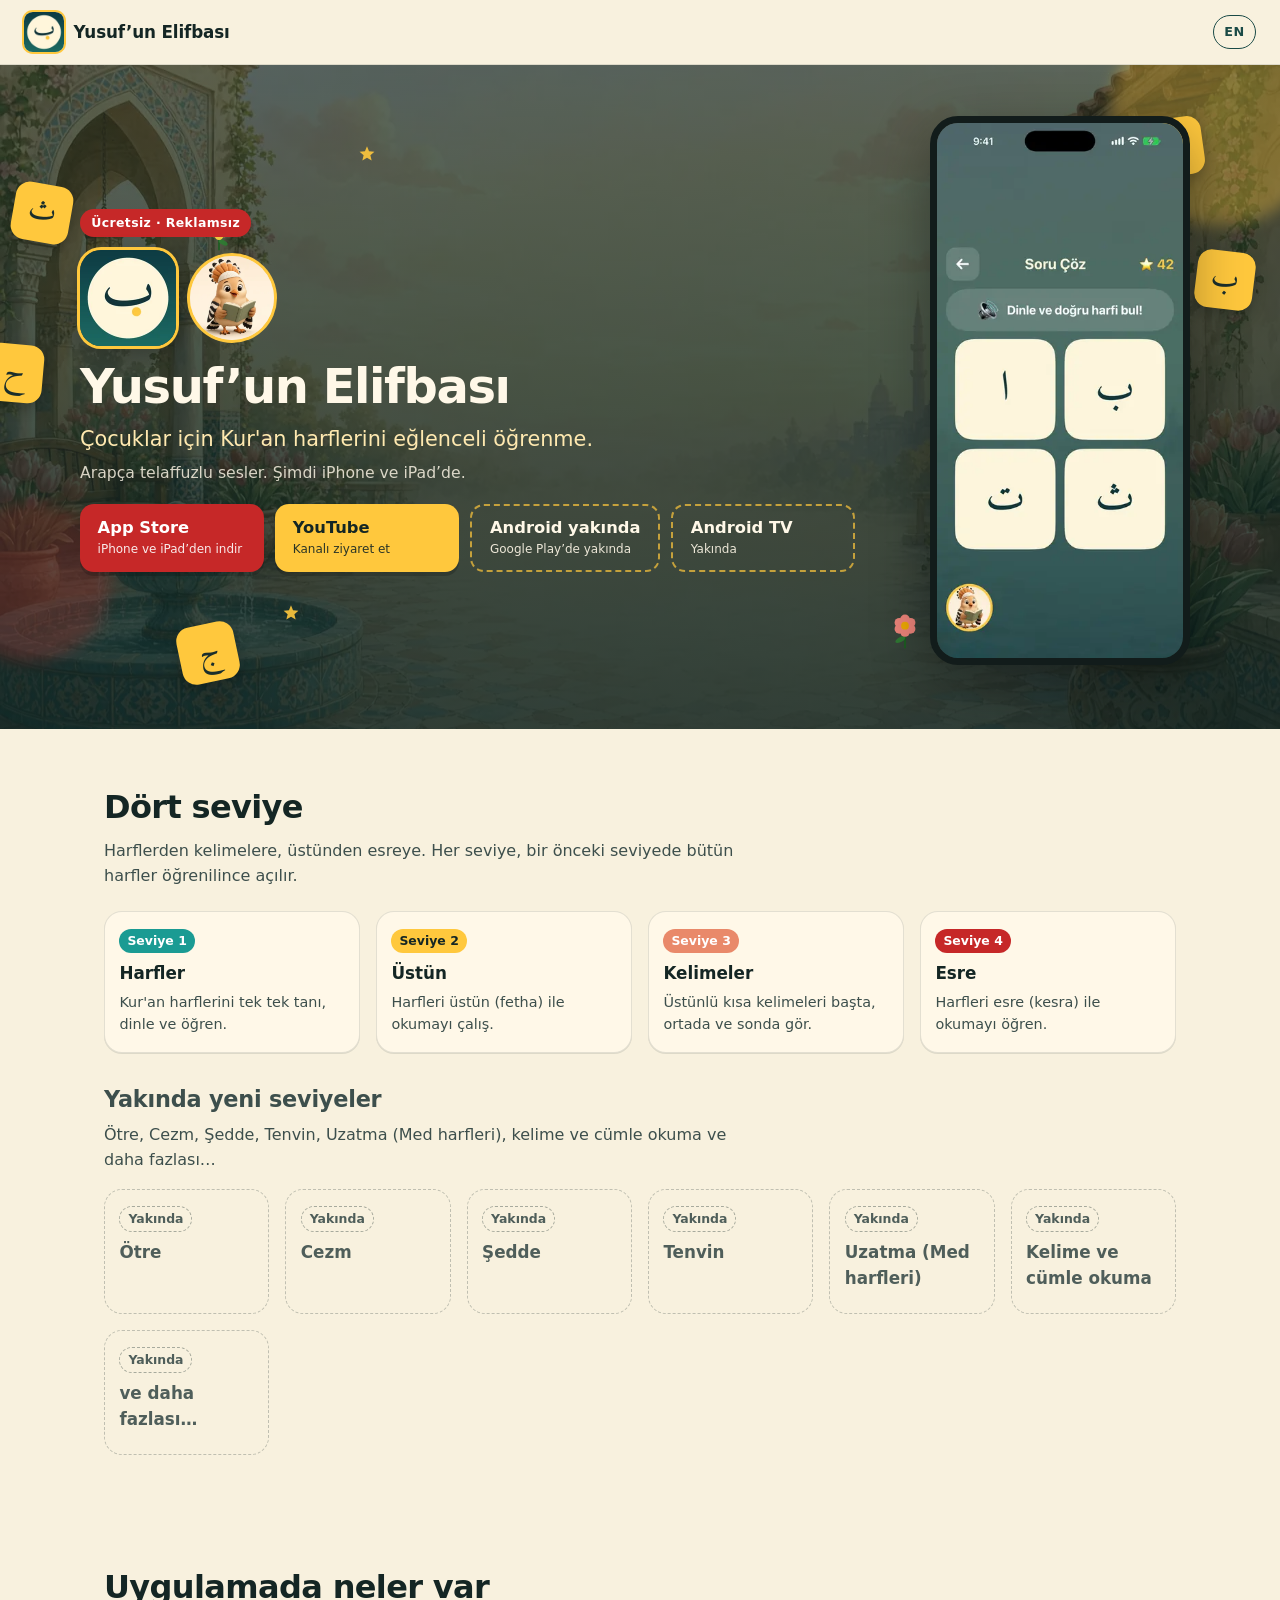
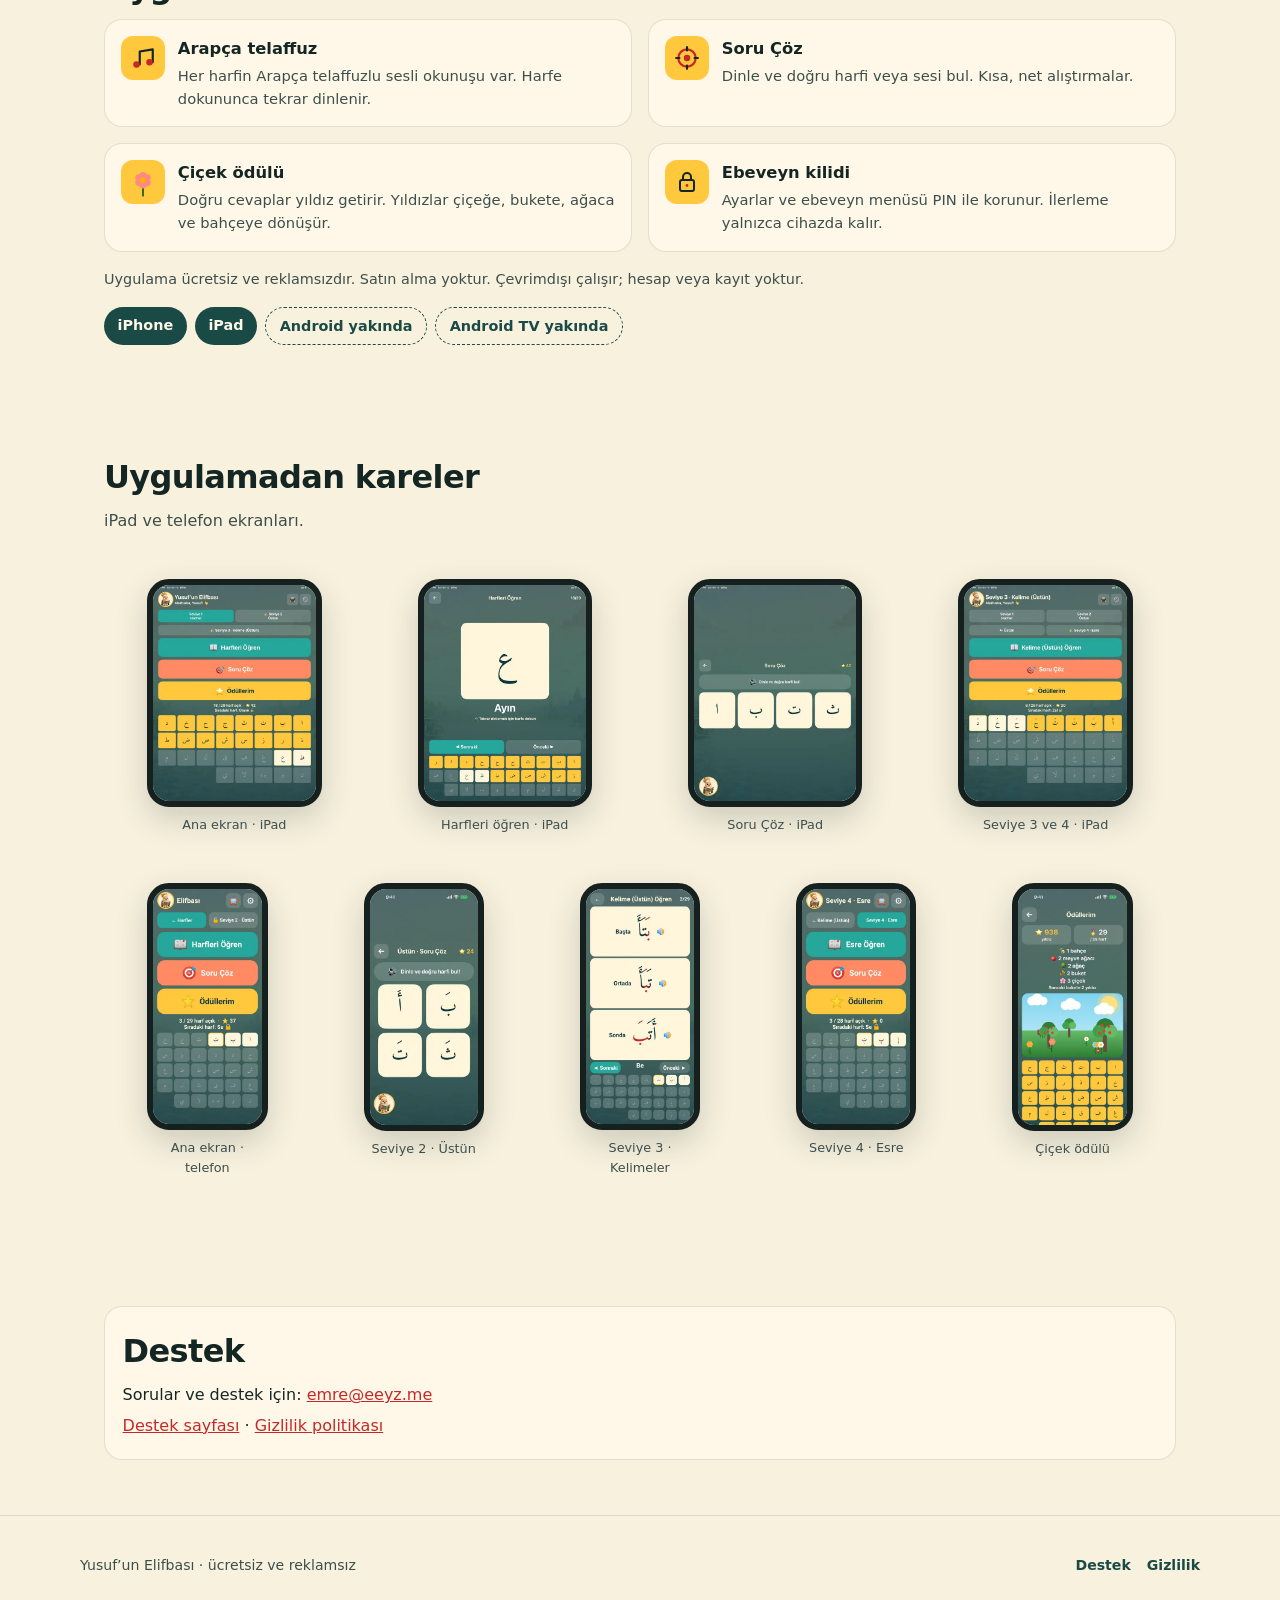
<file: index.html>
<!doctype html>
<html lang="tr">
<head>
<meta charset="utf-8">
<meta name="viewport" content="width=device-width,initial-scale=1">
<title>Yusuf’un Elifbası — çocuklar için Kur'an harfleri</title>
<meta name="description" content="Yusuf’un Elifbası: çocuklar için ücretsiz, reklamsız Kur'an harfleri uygulaması. Seviye 1–4, Arapça telaffuzlu sesler, Soru Çöz ve çiçek ödülü. iPhone ve iPad.">
<link rel="canonical" href="https://yusufun-elifbasi.github.io/">
<meta name="theme-color" content="#C62828">
<meta name="color-scheme" content="light">

<meta property="og:type" content="website">
<meta property="og:site_name" content="Yusuf’un Elifbası">
<meta property="og:title" content="Yusuf’un Elifbası">
<meta property="og:description" content="Çocuklar için Kur'an harflerini eğlenceli öğrenme. Ücretsiz, reklamsız. iPhone ve iPad.">
<meta property="og:url" content="https://yusufun-elifbasi.github.io/">
<meta property="og:image" content="https://yusufun-elifbasi.github.io/assets/img/og.jpg">
<meta property="og:image:width" content="1200">
<meta property="og:image:height" content="630">
<meta property="og:locale" content="tr_TR">
<meta property="og:locale:alternate" content="en_US">
<meta name="twitter:card" content="summary_large_image">
<meta name="twitter:title" content="Yusuf’un Elifbası">
<meta name="twitter:description" content="Çocuklar için Kur'an harflerini eğlenceli öğrenme. Ücretsiz, reklamsız.">
<meta name="twitter:image" content="https://yusufun-elifbasi.github.io/assets/img/og.jpg">

<link rel="icon" type="image/png" sizes="32x32" href="assets/img/favicon-32.png">
<link rel="icon" type="image/png" sizes="48x48" href="assets/img/favicon-48.png">
<link rel="apple-touch-icon" href="assets/img/apple-touch.png">
<link rel="preload" href="assets/fonts/amiri-regular.woff2" as="font" type="font/woff2" crossorigin>
<link rel="stylesheet" href="assets/style.css">
<script defer src="assets/ga.js"></script>
</head>
<body>
<a class="skip" href="#icerik">İçeriğe geç / Skip to content</a>

<header class="top">
  <a class="brand" href="./">
    <img src="assets/img/icon-192.webp" width="40" height="40" alt="">
    <span>Yusuf’un Elifbası</span>
  </a>
  <button type="button" class="lang" id="langToggle" aria-label="Switch language">EN</button>
</header>

<section class="hero">
  <div class="hero-bg"></div>
  <div class="blob blob-gold"></div>
  <div class="blob blob-red"></div>

  <span class="tile-float t1" aria-hidden="true">ا</span>
  <span class="tile-float t2" aria-hidden="true">ب</span>
  <span class="tile-float t3" aria-hidden="true">ت</span>
  <span class="tile-float t4" aria-hidden="true">ث</span>
  <span class="tile-float t5" aria-hidden="true">ج</span>
  <span class="tile-float t6" aria-hidden="true">ح</span>

  <svg class="star s1" viewBox="0 0 24 24" aria-hidden="true"><path d="M12 1.6l2.7 6.6 7.2.7-5.4 4.6 1.7 7-6.2-3.5-6.2 3.5 1.7-7-5.4-4.6 7.2-.7z"/></svg>
  <svg class="star s2" viewBox="0 0 24 24" aria-hidden="true"><path d="M12 1.6l2.7 6.6 7.2.7-5.4 4.6 1.7 7-6.2-3.5-6.2 3.5 1.7-7-5.4-4.6 7.2-.7z"/></svg>
  <svg class="star s3" viewBox="0 0 24 24" aria-hidden="true"><path d="M12 1.6l2.7 6.6 7.2.7-5.4 4.6 1.7 7-6.2-3.5-6.2 3.5 1.7-7-5.4-4.6 7.2-.7z"/></svg>

  <svg class="flower f1" viewBox="0 0 40 54" aria-hidden="true">
    <line x1="20" y1="52" x2="20" y2="26" stroke="#1B5E20" stroke-width="2.6" stroke-linecap="round"/>
    <ellipse cx="14" cy="42" rx="7" ry="3.2" fill="#2E7D32" transform="rotate(-28 14 42)"/>
    <circle cx="20" cy="16" r="6.2" fill="#FF8A80"/>
    <circle cx="27.2" cy="20.2" r="6.2" fill="#FF8A80"/>
    <circle cx="27.2" cy="28.2" r="6.2" fill="#FF8A80"/>
    <circle cx="20" cy="32.2" r="6.2" fill="#FF8A80"/>
    <circle cx="12.8" cy="28.2" r="6.2" fill="#FF8A80"/>
    <circle cx="12.8" cy="20.2" r="6.2" fill="#FF8A80"/>
    <circle cx="20" cy="24" r="5" fill="#FFB300"/>
  </svg>
  <svg class="flower f2" viewBox="0 0 40 54" aria-hidden="true">
    <line x1="20" y1="52" x2="20" y2="26" stroke="#1B5E20" stroke-width="2.6" stroke-linecap="round"/>
    <ellipse cx="26" cy="42" rx="7" ry="3.2" fill="#2E7D32" transform="rotate(28 26 42)"/>
    <circle cx="20" cy="16" r="6.2" fill="#FFD740"/>
    <circle cx="27.2" cy="20.2" r="6.2" fill="#FFD740"/>
    <circle cx="27.2" cy="28.2" r="6.2" fill="#FFD740"/>
    <circle cx="20" cy="32.2" r="6.2" fill="#FFD740"/>
    <circle cx="12.8" cy="28.2" r="6.2" fill="#FFD740"/>
    <circle cx="12.8" cy="20.2" r="6.2" fill="#FFD740"/>
    <circle cx="20" cy="24" r="5" fill="#FFB300"/>
  </svg>

  <div class="hero-inner">
    <div class="hero-copy">
      <span class="badge"><span class="i18n-tr">Ücretsiz · Reklamsız</span><span class="i18n-en">Free · Ad-free</span></span>
      <div class="hero-brand">
        <img class="icon" src="assets/img/icon-192.webp" srcset="assets/img/icon-192.webp 192w, assets/img/icon-512.webp 512w" sizes="84px" width="84" height="84" alt="Yusuf’un Elifbası uygulamasının simgesi">
        <img class="mascot" src="assets/img/mascot-320.webp" srcset="assets/img/mascot-320.webp 320w, assets/img/mascot.webp 640w" sizes="72px" width="72" height="72" alt="Uygulamanın hüthüt kuşu maskotu, elinde kitap tutuyor">
      </div>
      <h1>Yusuf’un Elifbası</h1>
      <p class="pitch">
        <span class="i18n-tr">Çocuklar için Kur'an harflerini eğlenceli öğrenme.</span>
        <span class="i18n-en">A fun way for children to learn the letters of the Quran.</span>
      </p>
      <p class="sub">
        <span class="i18n-tr">Arapça telaffuzlu sesler. Şimdi iPhone ve iPad’de.</span>
        <span class="i18n-en">Spoken Arabic pronunciation. Now on iPhone and iPad.</span>
      </p>
      <div class="ctas">
        <a class="btn btn-store" data-track="click_app_store" href="https://apps.apple.com/us/app/yusufun-elifbas%C4%B1/id6833286456">
          <strong>App Store</strong>
          <small class="i18n-tr">iPhone ve iPad’den indir</small>
          <small class="i18n-en">Download for iPhone and iPad</small>
        </a>
        <a class="btn btn-yt" data-track="click_youtube" href="https://www.youtube.com/@yusufun-elifbasi" rel="noopener">
          <strong>YouTube</strong>
          <small class="i18n-tr">Kanalı ziyaret et</small>
          <small class="i18n-en">Visit the channel</small>
        </a>
        <button type="button" class="btn btn-soon" data-track="click_android">
          <strong class="i18n-tr">Android yakında</strong>
          <strong class="i18n-en">Android coming soon</strong>
          <small class="i18n-tr">Google Play’de yakında</small>
          <small class="i18n-en">Coming soon on Google Play</small>
        </button>
        <button type="button" class="btn btn-soon" data-track="click_android_tv">
          <strong>Android TV</strong>
          <small class="i18n-tr">Yakında</small>
          <small class="i18n-en">Coming soon</small>
        </button>
      </div>
    </div>
    <div class="hero-art">
      <div class="device">
        <img src="assets/img/shots/phone-quiz-360.webp"
             srcset="assets/img/shots/phone-quiz-360.webp 360w, assets/img/shots/phone-quiz.webp 540w"
             sizes="(min-width: 800px) 260px, 230px"
             width="540" height="1173"
             alt="Soru Çöz ekranı: dört Kur'an harfi arasından doğru olanı seçme">
      </div>
    </div>
  </div>
</section>

<main id="icerik">
  <section class="wrap" id="seviyeler">
    <h2>
      <span class="i18n-tr">Dört seviye</span>
      <span class="i18n-en">Four levels</span>
    </h2>
    <p class="lede">
      <span class="i18n-tr">Harflerden kelimelere, üstünden esreye. Her seviye, bir önceki seviyede bütün harfler öğrenilince açılır.</span>
      <span class="i18n-en">From letters to words, from üstün to esre. The next level unlocks once all letters are learned.</span>
    </p>
    <div class="levels">
      <article class="level">
        <span class="num">Seviye 1</span>
        <h3>
          <span class="i18n-tr">Harfler</span>
          <span class="i18n-en">Letters</span>
        </h3>
        <p>
          <span class="i18n-tr">Kur'an harflerini tek tek tanı, dinle ve öğren.</span>
          <span class="i18n-en">Meet, hear, and learn each Quran letter.</span>
        </p>
      </article>
      <article class="level">
        <span class="num">Seviye 2</span>
        <h3>Üstün</h3>
        <p>
          <span class="i18n-tr">Harfleri üstün (fetha) ile okumayı çalış.</span>
          <span class="i18n-en">Practice reading letters with üstün (fatha).</span>
        </p>
      </article>
      <article class="level">
        <span class="num">Seviye 3</span>
        <h3>
          <span class="i18n-tr">Kelimeler</span>
          <span class="i18n-en">Words</span>
        </h3>
        <p>
          <span class="i18n-tr">Üstünlü kısa kelimeleri başta, ortada ve sonda gör.</span>
          <span class="i18n-en">See short words with üstün at the start, middle, and end.</span>
        </p>
      </article>
      <article class="level">
        <span class="num">Seviye 4</span>
        <h3>Esre</h3>
        <p>
          <span class="i18n-tr">Harfleri esre (kesra) ile okumayı öğren.</span>
          <span class="i18n-en">Learn to read letters with esre (kasra).</span>
        </p>
      </article>
    </div>

    <div class="coming">
      <h3 class="coming-title">
        <span class="i18n-tr">Yakında yeni seviyeler</span>
        <span class="i18n-en">More levels coming soon</span>
      </h3>
      <p class="lede coming-lede">
        <span class="i18n-tr">Ötre, Cezm, Şedde, Tenvin, Uzatma (Med harfleri), kelime ve cümle okuma ve daha fazlası…</span>
        <span class="i18n-en">More levels coming soon: Ötre, Cezm, Şedde, Tenvin, Uzatma (med letters), reading words and sentences, and more…</span>
      </p>
      <div class="levels coming-levels">
        <article class="level level-soon">
          <span class="num"><span class="i18n-tr">Yakında</span><span class="i18n-en">Coming soon</span></span>
          <h3>Ötre</h3>
        </article>
        <article class="level level-soon">
          <span class="num"><span class="i18n-tr">Yakında</span><span class="i18n-en">Coming soon</span></span>
          <h3>Cezm</h3>
        </article>
        <article class="level level-soon">
          <span class="num"><span class="i18n-tr">Yakında</span><span class="i18n-en">Coming soon</span></span>
          <h3>Şedde</h3>
        </article>
        <article class="level level-soon">
          <span class="num"><span class="i18n-tr">Yakında</span><span class="i18n-en">Coming soon</span></span>
          <h3>Tenvin</h3>
        </article>
        <article class="level level-soon">
          <span class="num"><span class="i18n-tr">Yakında</span><span class="i18n-en">Coming soon</span></span>
          <h3>
            <span class="i18n-tr">Uzatma (Med harfleri)</span>
            <span class="i18n-en">Uzatma (med letters)</span>
          </h3>
        </article>
        <article class="level level-soon">
          <span class="num"><span class="i18n-tr">Yakında</span><span class="i18n-en">Coming soon</span></span>
          <h3>
            <span class="i18n-tr">Kelime ve cümle okuma</span>
            <span class="i18n-en">Reading words and sentences</span>
          </h3>
        </article>
        <article class="level level-soon">
          <span class="num"><span class="i18n-tr">Yakında</span><span class="i18n-en">Coming soon</span></span>
          <h3>
            <span class="i18n-tr">ve daha fazlası…</span>
            <span class="i18n-en">and more…</span>
          </h3>
        </article>
      </div>
    </div>
  </section>

  <section class="wrap" id="ozellikler">
    <h2>
      <span class="i18n-tr">Uygulamada neler var</span>
      <span class="i18n-en">What’s in the app</span>
    </h2>
    <div class="features">
      <article class="feat">
        <div class="mark" aria-hidden="true">
          <svg width="26" height="26" viewBox="0 0 24 24" fill="none"><path d="M9 18V6l12-2v12" stroke="#142624" stroke-width="2" stroke-linecap="round" stroke-linejoin="round"/><circle cx="6" cy="18" r="3" fill="#C62828"/><circle cx="18" cy="16" r="3" fill="#C62828"/></svg>
        </div>
        <div>
          <h3>
            <span class="i18n-tr">Arapça telaffuz</span>
            <span class="i18n-en">Arabic pronunciation</span>
          </h3>
          <p>
            <span class="i18n-tr">Her harfin Arapça telaffuzlu sesli okunuşu var. Harfe dokununca tekrar dinlenir.</span>
            <span class="i18n-en">Each letter has a spoken Arabic pronunciation. Tap a letter to hear it again.</span>
          </p>
        </div>
      </article>
      <article class="feat">
        <div class="mark" aria-hidden="true">
          <svg width="26" height="26" viewBox="0 0 24 24" fill="none"><circle cx="12" cy="12" r="8" stroke="#C62828" stroke-width="2"/><circle cx="12" cy="12" r="3" fill="#C62828"/><path d="M12 2v3M12 19v3M2 12h3M19 12h3" stroke="#142624" stroke-width="2" stroke-linecap="round"/></svg>
        </div>
        <div>
          <h3>Soru Çöz</h3>
          <p>
            <span class="i18n-tr">Dinle ve doğru harfi veya sesi bul. Kısa, net alıştırmalar.</span>
            <span class="i18n-en">Listen and find the right letter or sound. Short, clear practice.</span>
          </p>
        </div>
      </article>
      <article class="feat">
        <div class="mark" aria-hidden="true">
          <svg width="26" height="32" viewBox="0 0 40 54"><line x1="20" y1="50" x2="20" y2="26" stroke="#1B5E20" stroke-width="3" stroke-linecap="round"/><circle cx="20" cy="16" r="6" fill="#FF8A80"/><circle cx="27" cy="20" r="6" fill="#FF8A80"/><circle cx="27" cy="28" r="6" fill="#FF8A80"/><circle cx="20" cy="32" r="6" fill="#FF8A80"/><circle cx="13" cy="28" r="6" fill="#FF8A80"/><circle cx="13" cy="20" r="6" fill="#FF8A80"/><circle cx="20" cy="24" r="4.5" fill="#FFB300"/></svg>
        </div>
        <div>
          <h3>
            <span class="i18n-tr">Çiçek ödülü</span>
            <span class="i18n-en">Flower rewards</span>
          </h3>
          <p>
            <span class="i18n-tr">Doğru cevaplar yıldız getirir. Yıldızlar çiçeğe, bukete, ağaca ve bahçeye dönüşür.</span>
            <span class="i18n-en">Right answers earn stars. Stars become flowers, bouquets, trees, and a garden.</span>
          </p>
        </div>
      </article>
      <article class="feat">
        <div class="mark" aria-hidden="true">
          <svg width="24" height="24" viewBox="0 0 24 24" fill="none"><rect x="5" y="10" width="14" height="11" rx="2" stroke="#142624" stroke-width="2"/><path d="M8 10V7a4 4 0 0 1 8 0v3" stroke="#142624" stroke-width="2" stroke-linecap="round"/><circle cx="12" cy="15.5" r="1.4" fill="#C62828"/></svg>
        </div>
        <div>
          <h3>
            <span class="i18n-tr">Ebeveyn kilidi</span>
            <span class="i18n-en">Parent lock</span>
          </h3>
          <p>
            <span class="i18n-tr">Ayarlar ve ebeveyn menüsü PIN ile korunur. İlerleme yalnızca cihazda kalır.</span>
            <span class="i18n-en">Settings and the parent menu are PIN-protected. Progress stays on the device.</span>
          </p>
        </div>
      </article>
    </div>
    <p class="note">
      <span class="i18n-tr">Uygulama ücretsiz ve reklamsızdır. Satın alma yoktur. Çevrimdışı çalışır; hesap veya kayıt yoktur.</span>
      <span class="i18n-en">The app is free and ad-free. There are no purchases. It works offline, with no accounts or sign-up.</span>
    </p>
    <div class="platforms" style="margin-top:1.1rem">
      <span class="pill">iPhone</span>
      <span class="pill">iPad</span>
      <span class="pill pill-soon"><span class="i18n-tr">Android yakında</span><span class="i18n-en">Android coming soon</span></span>
      <span class="pill pill-soon"><span class="i18n-tr">Android TV yakında</span><span class="i18n-en">Android TV coming soon</span></span>
    </div>
  </section>

  <section class="wrap" id="ekranlar">
    <h2>
      <span class="i18n-tr">Uygulamadan kareler</span>
      <span class="i18n-en">Screens from the app</span>
    </h2>
    <p class="lede">
      <span class="i18n-tr">iPad ve telefon ekranları.</span>
      <span class="i18n-en">iPad and phone screens.</span>
      <span class="swipe-hint i18n-tr"> Yanlara kaydırarak bakabilirsiniz.</span>
      <span class="swipe-hint i18n-en"> Swipe sideways to browse.</span>
    </p>
    <div class="shots">
      <figure class="shot ipad">
        <img loading="lazy" src="assets/img/shots/ipad-home-540.webp" srcset="assets/img/shots/ipad-home-540.webp 540w, assets/img/shots/ipad-home.webp 900w" sizes="(min-width: 800px) 300px, 72vw" width="900" height="1200" alt="iPad ana ekranı: seviyeler, Harfleri Öğren, Soru Çöz ve harf tahtası">
        <figcaption><span class="i18n-tr">Ana ekran · iPad</span><span class="i18n-en">Home · iPad</span></figcaption>
      </figure>
      <figure class="shot ipad">
        <img loading="lazy" src="assets/img/shots/ipad-learn-540.webp" srcset="assets/img/shots/ipad-learn-540.webp 540w, assets/img/shots/ipad-learn.webp 900w" sizes="(min-width: 800px) 300px, 72vw" width="900" height="1200" alt="Harfleri Öğren ekranı, büyük Ayın harfi">
        <figcaption><span class="i18n-tr">Harfleri öğren · iPad</span><span class="i18n-en">Learn letters · iPad</span></figcaption>
      </figure>
      <figure class="shot ipad">
        <img loading="lazy" src="assets/img/shots/ipad-quiz-540.webp" srcset="assets/img/shots/ipad-quiz-540.webp 540w, assets/img/shots/ipad-quiz.webp 900w" sizes="(min-width: 800px) 300px, 72vw" width="900" height="1200" alt="iPad’de Soru Çöz: dinle ve doğru harfi bul">
        <figcaption>Soru Çöz · iPad</figcaption>
      </figure>
      <figure class="shot ipad">
        <img loading="lazy" src="assets/img/shots/ipad-seviye3-540.webp" srcset="assets/img/shots/ipad-seviye3-540.webp 540w, assets/img/shots/ipad-seviye3.webp 900w" sizes="(min-width: 800px) 300px, 72vw" width="900" height="1200" alt="Seviye 3 Kelime (Üstün) ana ekranı, kilitli Seviye 4 Esre">
        <figcaption><span class="i18n-tr">Seviye 3 ve 4 · iPad</span><span class="i18n-en">Levels 3 and 4 · iPad</span></figcaption>
      </figure>
      <figure class="shot">
        <img loading="lazy" src="assets/img/shots/phone-home-360.webp" srcset="assets/img/shots/phone-home-360.webp 360w, assets/img/shots/phone-home.webp 540w" sizes="(min-width: 800px) 230px, 58vw" width="540" height="1171" alt="Telefon ana ekranı: Harfleri Öğren, Soru Çöz ve Ödüllerim">
        <figcaption><span class="i18n-tr">Ana ekran · telefon</span><span class="i18n-en">Home · phone</span></figcaption>
      </figure>
      <figure class="shot">
        <img loading="lazy" src="assets/img/shots/phone-ustun-360.webp" srcset="assets/img/shots/phone-ustun-360.webp 360w, assets/img/shots/phone-ustun.webp 540w" sizes="(min-width: 800px) 230px, 58vw" width="540" height="1173" alt="Üstün Soru Çöz: üstün işaretli harfler">
        <figcaption><span class="i18n-tr">Seviye 2 · Üstün</span><span class="i18n-en">Level 2 · Üstün</span></figcaption>
      </figure>
      <figure class="shot">
        <img loading="lazy" src="assets/img/shots/phone-kelime-360.webp" srcset="assets/img/shots/phone-kelime-360.webp 360w, assets/img/shots/phone-kelime.webp 540w" sizes="(min-width: 800px) 230px, 58vw" width="540" height="1171" alt="Kelime öğrenme: aynı kelimenin başta, ortada ve sonda yazılışı">
        <figcaption><span class="i18n-tr">Seviye 3 · Kelimeler</span><span class="i18n-en">Level 3 · Words</span></figcaption>
      </figure>
      <figure class="shot">
        <img loading="lazy" src="assets/img/shots/phone-esre-360.webp" srcset="assets/img/shots/phone-esre-360.webp 360w, assets/img/shots/phone-esre.webp 540w" sizes="(min-width: 800px) 230px, 58vw" width="540" height="1171" alt="Seviye 4 Esre ana ekranı ve esreli harf tahtası">
        <figcaption><span class="i18n-tr">Seviye 4 · Esre</span><span class="i18n-en">Level 4 · Esre</span></figcaption>
      </figure>
      <figure class="shot">
        <img loading="lazy" src="assets/img/shots/phone-garden-360.webp" srcset="assets/img/shots/phone-garden-360.webp 360w, assets/img/shots/phone-garden.webp 540w" sizes="(min-width: 800px) 230px, 58vw" width="540" height="1173" alt="Ödüllerim: yıldızlar, çiçekler, ağaçlar ve bahçe">
        <figcaption><span class="i18n-tr">Çiçek ödülü</span><span class="i18n-en">Flower rewards</span></figcaption>
      </figure>
    </div>
  </section>

  <section class="wrap" id="destek">
    <div class="destek">
      <h2>
        <span class="i18n-tr">Destek</span>
        <span class="i18n-en">Support</span>
      </h2>
      <p>
        <span class="i18n-tr">Sorular ve destek için:</span>
        <span class="i18n-en">For questions and support:</span>
        <a href="mailto:emre@eeyz.me">emre@eeyz.me</a>
      </p>
      <p>
        <a href="destek.html"><span class="i18n-tr">Destek sayfası</span><span class="i18n-en">Support page</span></a>
        ·
        <a href="privacy.html"><span class="i18n-tr">Gizlilik politikası</span><span class="i18n-en">Privacy policy</span></a>
      </p>
    </div>
  </section>
</main>

<footer>
  <div class="foot">
    <p>Yusuf’un Elifbası · <span class="i18n-tr">ücretsiz ve reklamsız</span><span class="i18n-en">free and ad-free</span></p>
    <nav>
      <a href="destek.html"><span class="i18n-tr">Destek</span><span class="i18n-en">Support</span></a>
      <a href="privacy.html"><span class="i18n-tr">Gizlilik</span><span class="i18n-en">Privacy</span></a>
    </nav>
  </div>
</footer>

<script>
(function () {
  var html = document.documentElement;
  var btn = document.getElementById('langToggle');
  function apply(lang) {
    html.lang = lang;
    btn.textContent = lang === 'en' ? 'TR' : 'EN';
    btn.setAttribute('aria-label', lang === 'en' ? 'Türkçeye geç' : 'Switch to English');
    try { localStorage.setItem('elifba-lang', lang); } catch (e) {}
  }
  var saved = null;
  try { saved = localStorage.getItem('elifba-lang'); } catch (e) {}
  if (saved === 'en' || saved === 'tr') apply(saved);
  btn.addEventListener('click', function () {
    apply(html.lang === 'en' ? 'tr' : 'en');
  });
})();
</script>
</body>
</html>
</file>
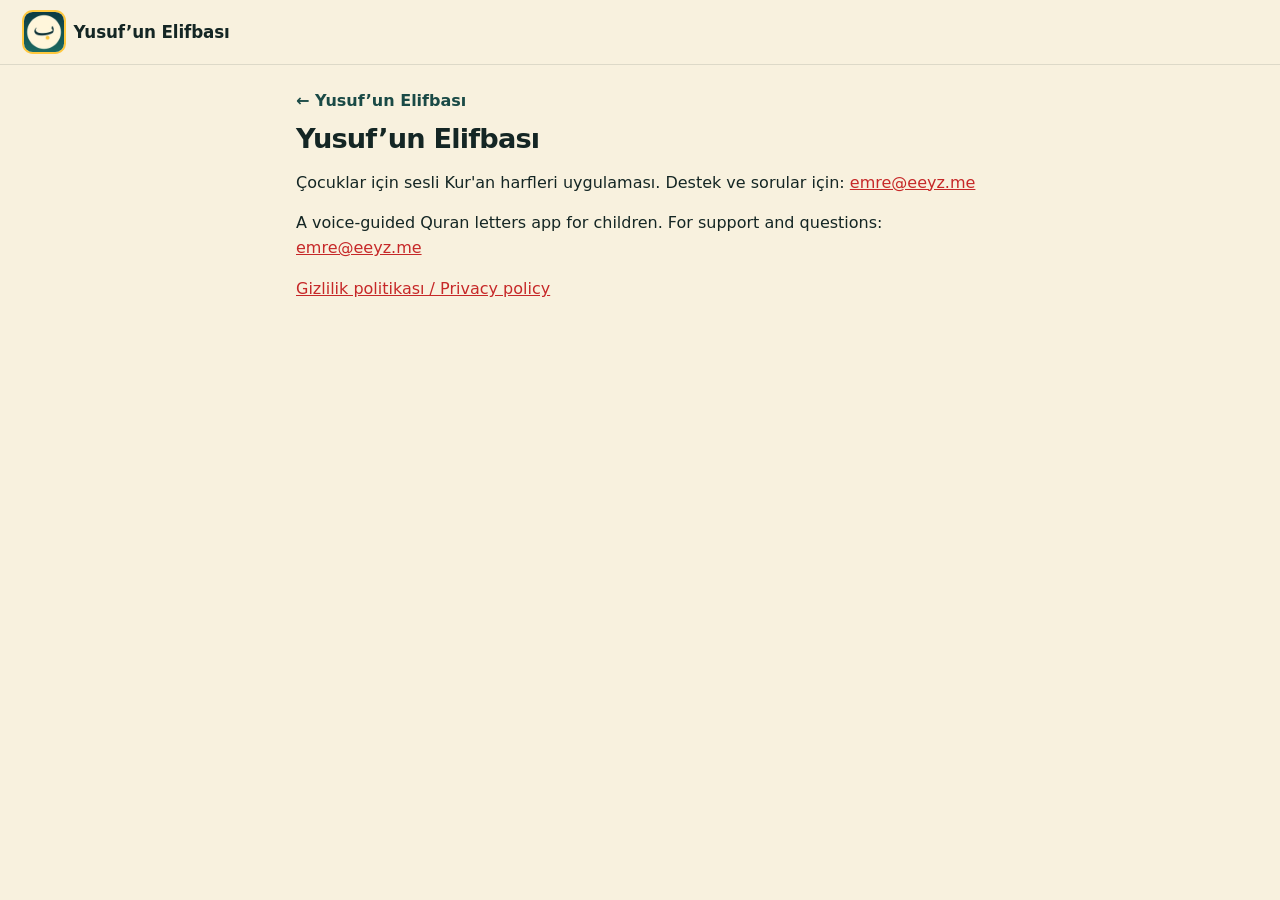
<file: destek.html>
<!doctype html>
<html lang="tr">
<head>
<meta charset="utf-8">
<meta name="viewport" content="width=device-width,initial-scale=1">
<title>Yusuf’un Elifbası · Destek / Support</title>
<link rel="canonical" href="https://yusufun-elifbasi.github.io/destek.html">
<link rel="icon" type="image/png" sizes="32x32" href="assets/img/favicon-32.png">
<link rel="apple-touch-icon" href="assets/img/apple-touch.png">
<link rel="stylesheet" href="assets/style.css">
<script defer src="assets/ga.js"></script>
</head>
<body>
<header class="top">
  <a class="brand" href="./">
    <img src="assets/img/icon-192.webp" width="40" height="40" alt="">
    <span>Yusuf’un Elifbası</span>
  </a>
</header>
<main class="legal">
  <a class="back" href="./">← Yusuf’un Elifbası</a>
  <h1>Yusuf’un Elifbası</h1>
  <p>Çocuklar için sesli Kur'an harfleri uygulaması. Destek ve sorular için: <a href="mailto:emre@eeyz.me">emre@eeyz.me</a></p>
  <p lang="en">A voice-guided Quran letters app for children. For support and questions: <a href="mailto:emre@eeyz.me">emre@eeyz.me</a></p>
  <p><a href="privacy.html">Gizlilik politikası / Privacy policy</a></p>
</main>
</body>
</html>
</file>
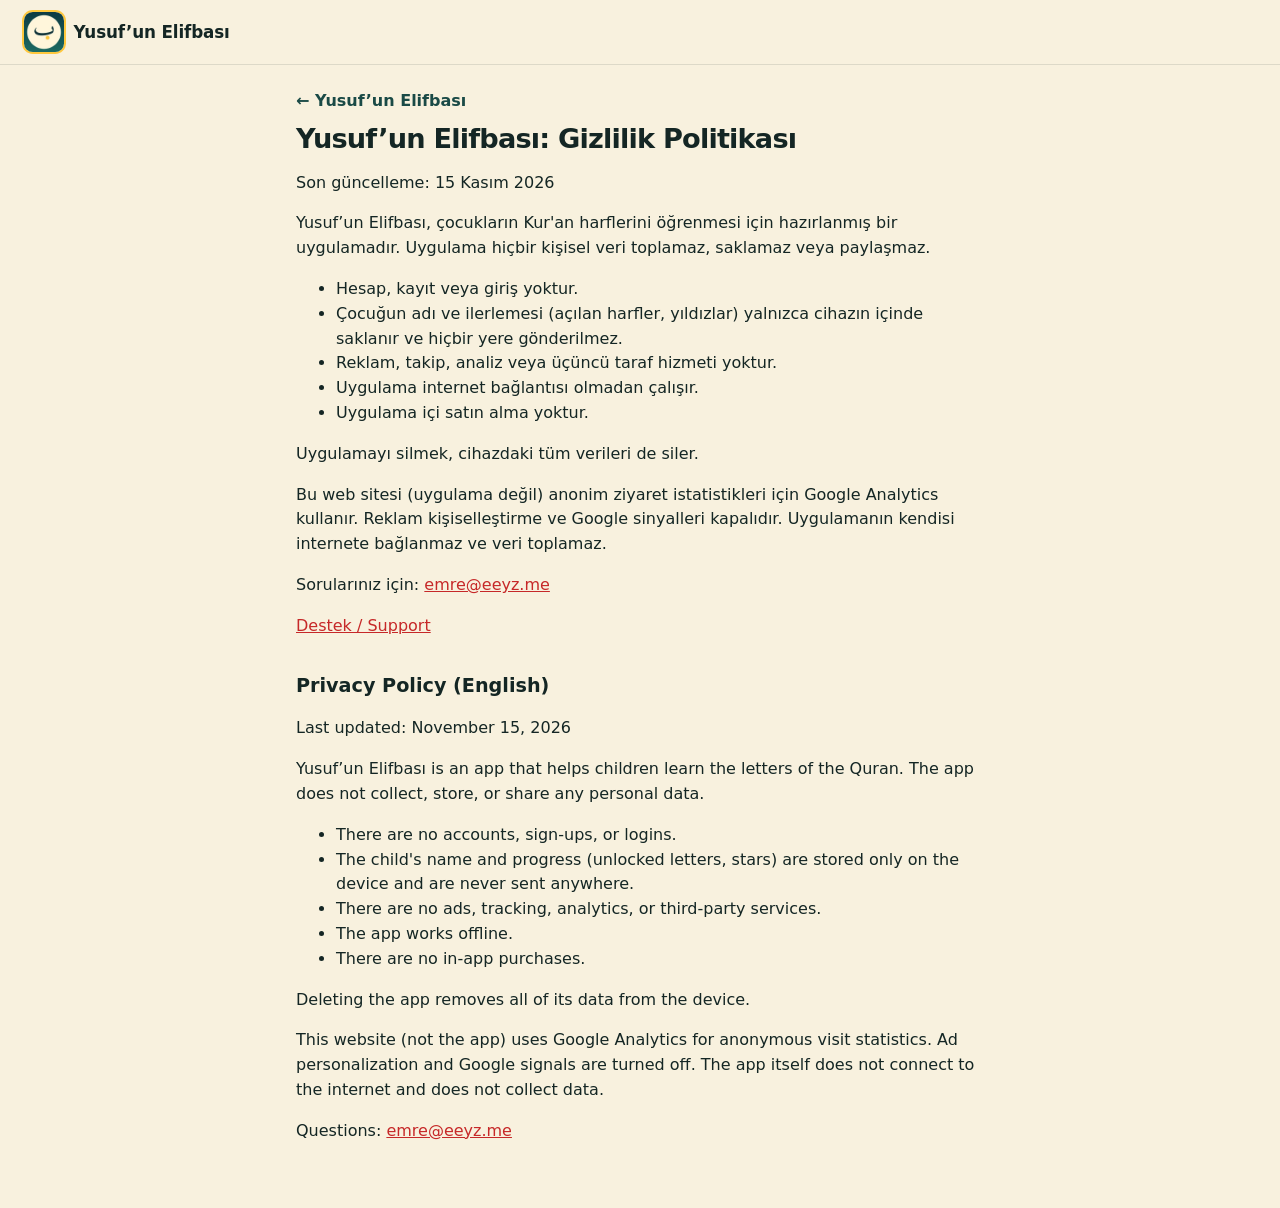
<file: privacy.html>
<!doctype html>
<html lang="tr">
<head>
<meta charset="utf-8">
<meta name="viewport" content="width=device-width,initial-scale=1">
<title>Yusuf’un Elifbası · Gizlilik Politikası / Privacy Policy</title>
<link rel="canonical" href="https://yusufun-elifbasi.github.io/privacy.html">
<link rel="icon" type="image/png" sizes="32x32" href="assets/img/favicon-32.png">
<link rel="apple-touch-icon" href="assets/img/apple-touch.png">
<link rel="stylesheet" href="assets/style.css">
<script defer src="assets/ga.js"></script>
</head>
<body>
<header class="top">
  <a class="brand" href="./">
    <img src="assets/img/icon-192.webp" width="40" height="40" alt="">
    <span>Yusuf’un Elifbası</span>
  </a>
</header>
<main class="legal">
  <a class="back" href="./">← Yusuf’un Elifbası</a>
  <h1>Yusuf’un Elifbası: Gizlilik Politikası</h1>
  <p>Son güncelleme: 15 Kasım 2026</p>
  <p>Yusuf’un Elifbası, çocukların Kur'an harflerini öğrenmesi için hazırlanmış bir uygulamadır. Uygulama hiçbir kişisel veri toplamaz, saklamaz veya paylaşmaz.</p>
  <ul>
    <li>Hesap, kayıt veya giriş yoktur.</li>
    <li>Çocuğun adı ve ilerlemesi (açılan harfler, yıldızlar) yalnızca cihazın içinde saklanır ve hiçbir yere gönderilmez.</li>
    <li>Reklam, takip, analiz veya üçüncü taraf hizmeti yoktur.</li>
    <li>Uygulama internet bağlantısı olmadan çalışır.</li>
    <li>Uygulama içi satın alma yoktur.</li>
  </ul>
  <p>Uygulamayı silmek, cihazdaki tüm verileri de siler.</p>
  <p>Bu web sitesi (uygulama değil) anonim ziyaret istatistikleri için Google Analytics kullanır. Reklam kişiselleştirme ve Google sinyalleri kapalıdır. Uygulamanın kendisi internete bağlanmaz ve veri toplamaz.</p>
  <p>Sorularınız için: <a href="mailto:emre@eeyz.me">emre@eeyz.me</a></p>
  <p><a href="destek.html">Destek / Support</a></p>

  <h2 lang="en">Privacy Policy (English)</h2>
  <div lang="en">
    <p>Last updated: November 15, 2026</p>
    <p>Yusuf’un Elifbası is an app that helps children learn the letters of the Quran. The app does not collect, store, or share any personal data.</p>
    <ul>
      <li>There are no accounts, sign-ups, or logins.</li>
      <li>The child's name and progress (unlocked letters, stars) are stored only on the device and are never sent anywhere.</li>
      <li>There are no ads, tracking, analytics, or third-party services.</li>
      <li>The app works offline.</li>
      <li>There are no in-app purchases.</li>
    </ul>
    <p>Deleting the app removes all of its data from the device.</p>
    <p>This website (not the app) uses Google Analytics for anonymous visit statistics. Ad personalization and Google signals are turned off. The app itself does not connect to the internet and does not collect data.</p>
    <p>Questions: <a href="mailto:emre@eeyz.me">emre@eeyz.me</a></p>
  </div>
</main>
</body>
</html>
</file>
<file: assets/style.css>
/* Yusuf’un Elifbası landing — mobile first */
:root {
  --red: #C62828;
  --red-dark: #8E1C1C;
  --gold: #FFC83D;
  --gold-deep: #E6B022;
  --cream: #F8F1DE;
  --paper: #FFF8E8;
  --ink: #142624;
  --ink-soft: #3D4F4C;
  --teal: #1A4A46;
  --teal-mid: #1E7A73;
  --teal-btn: #1A9B93;
  --coral: #E9896A;
  --tile-ink: #1A2E2C;
  --line: rgba(26, 46, 44, 0.12);
  --shadow: 0 12px 32px rgba(16, 36, 34, 0.18);
  --radius: 18px;
  --max: 1120px;
  --sans: "Segoe UI", "Helvetica Neue", system-ui, -apple-system, Roboto, sans-serif;
}

@font-face {
  font-family: Amiri;
  font-style: normal;
  font-weight: 400;
  font-display: swap;
  src: url("fonts/amiri-regular.woff2") format("woff2");
}

* { box-sizing: border-box; }
html { scroll-behavior: smooth; }
html, body { margin: 0; padding: 0; }
body {
  font-family: var(--sans);
  color: var(--ink);
  background: var(--cream);
  line-height: 1.55;
  -webkit-font-smoothing: antialiased;
  text-rendering: optimizeLegibility;
}

img { max-width: 100%; height: auto; display: block; }
a { color: var(--red); }
a:hover { color: var(--red-dark); }

.skip {
  position: absolute;
  left: -999px;
  top: 0;
  background: #fff;
  padding: .6rem 1rem;
  z-index: 20;
}
.skip:focus { left: .6rem; top: .6rem; }

/* i18n: default Turkish */
.i18n-en { display: none; }
html[lang="en"] .i18n-tr { display: none; }
html[lang="en"] .i18n-en { display: inline; }
html[lang="en"] p .i18n-en,
html[lang="en"] li .i18n-en,
html[lang="en"] h1 .i18n-en,
html[lang="en"] h2 .i18n-en,
html[lang="en"] h3 .i18n-en { display: inline; }
.i18n-block { display: block; }
html[lang="en"] .i18n-tr.i18n-block { display: none; }
html[lang="tr"] .i18n-en.i18n-block { display: none; }
html[lang="en"] .i18n-en.i18n-block { display: block; }

/* Header */
.top {
  position: sticky;
  top: 0;
  z-index: 10;
  display: flex;
  align-items: center;
  justify-content: space-between;
  gap: .75rem;
  padding: .65rem 1rem;
  background: rgba(248, 241, 222, 0.9);
  backdrop-filter: blur(10px);
  border-bottom: 1px solid var(--line);
}
.brand {
  display: flex;
  align-items: center;
  gap: .6rem;
  color: inherit;
  text-decoration: none;
  font-weight: 700;
  letter-spacing: -.01em;
}
.brand img {
  width: 40px;
  height: 40px;
  border-radius: 22%;
  box-shadow: 0 0 0 2px var(--gold);
}
.brand span { font-size: 1.05rem; }
.lang {
  border: 1.5px solid var(--teal);
  background: transparent;
  color: var(--teal);
  font: inherit;
  font-weight: 700;
  font-size: .8rem;
  letter-spacing: .04em;
  padding: .35rem .65rem;
  border-radius: 999px;
  cursor: pointer;
}
.lang:hover, .lang:focus-visible { background: var(--gold); border-color: var(--gold); }

/* Hero */
.hero {
  position: relative;
  overflow: hidden;
  color: #FFF8E8;
  padding: 2.2rem 1rem 3rem;
  isolation: isolate;
}
.hero-bg {
  position: absolute;
  inset: 0;
  background:
    linear-gradient(180deg, rgba(16, 42, 40, 0.72) 0%, rgba(16, 38, 36, 0.88) 100%),
    url("img/bg-courtyard-800.webp") center / cover no-repeat;
  z-index: -2;
}
@media (min-width: 800px) {
  .hero-bg { background-image: linear-gradient(180deg, rgba(16, 42, 40, 0.68) 0%, rgba(16, 38, 36, 0.86) 100%), url("img/bg-courtyard.webp"); }
}

.blob, .deco, .tile-float, .star, .flower {
  position: absolute;
  pointer-events: none;
  z-index: -1;
}
.blob {
  border-radius: 50%;
  filter: blur(8px);
  opacity: .35;
}
.blob-gold { width: 220px; height: 220px; background: var(--gold); top: -60px; right: -50px; }
.blob-red { width: 160px; height: 160px; background: var(--red); bottom: 10%; left: -50px; opacity: .25; }

.hero-inner {
  max-width: var(--max);
  margin: 0 auto;
  display: grid;
  gap: 1.8rem;
  align-items: center;
}

.badge {
  display: inline-block;
  background: var(--red);
  color: #fff;
  font-weight: 700;
  font-size: .78rem;
  letter-spacing: .03em;
  padding: .28rem .7rem;
  border-radius: 999px;
  margin: 0 0 .8rem;
}

.hero-copy, .hero-art { position: relative; z-index: 2; }
.hero-inner { position: relative; z-index: 2; }
.hero-brand {
  display: flex;
  align-items: center;
  gap: .9rem;
  margin-bottom: .85rem;
}
.hero-brand img.icon {
  width: 84px;
  height: 84px;
  border-radius: 22%;
  box-shadow: 0 0 0 3px var(--gold), 0 10px 24px rgba(0,0,0,.28);
}
.mascot {
  width: 72px;
  height: 72px;
  border-radius: 50%;
  background: #F3E6C8;
  object-fit: cover;
  object-position: top;
  box-shadow: 0 0 0 3px var(--gold);
}
h1 {
  font-size: clamp(1.85rem, 6vw, 3rem);
  line-height: 1.15;
  letter-spacing: -.03em;
  margin: 0 0 .55rem;
}
.pitch {
  font-size: clamp(1.05rem, 2.6vw, 1.3rem);
  margin: 0 0 .35rem;
  color: #FFE9B0;
  font-weight: 500;
}
.sub {
  margin: 0 0 1.2rem;
  color: rgba(255, 248, 232, .82);
  font-size: .98rem;
}

.ctas {
  display: flex;
  flex-wrap: wrap;
  gap: .7rem;
  align-items: stretch;
}
.btn {
  display: inline-flex;
  flex-direction: column;
  justify-content: center;
  align-items: flex-start;
  gap: .1rem;
  text-decoration: none;
  border: 0;
  font: inherit;
  cursor: pointer;
  padding: .75rem 1.1rem;
  border-radius: 14px;
  min-height: 56px;
  min-width: 11.5rem;
  box-shadow: 0 4px 0 rgba(0,0,0,.18);
  transition: transform .15s ease, box-shadow .15s ease;
}
.btn:hover { transform: translateY(-1px); }
.btn:active { transform: translateY(1px); box-shadow: 0 2px 0 rgba(0,0,0,.18); }
.btn strong { font-size: 1.02rem; line-height: 1.2; }
.btn small { font-size: .75rem; opacity: .9; font-weight: 500; }
.btn-store { background: var(--red); color: #fff; }
.btn-store:hover, .btn-store:focus-visible { color: #fff; background: #D32F2F; }
.btn-yt { background: var(--gold); color: var(--ink); }
.btn-yt:hover, .btn-yt:focus-visible { color: var(--ink); background: #FFD35A; }
.btn-soon {
  background: transparent;
  color: #FFF8E8;
  border: 2px dashed rgba(255, 200, 61, .7);
  box-shadow: none;
  cursor: default;
  text-align: left;
}
.btn-soon:hover { transform: none; }

/* Floating letter tiles */
.tile-float {
  font-family: Amiri, serif;
  width: 52px;
  height: 52px;
  background: var(--gold);
  color: var(--tile-ink);
  border-radius: 14px;
  display: grid;
  place-items: center;
  font-size: 1.7rem;
  line-height: 1;
  box-shadow: 0 6px 14px rgba(0,0,0,.22);
  animation: bob 5.5s ease-in-out infinite;
}
.t1 { top: 8%; right: 6%; animation-delay: 0s; transform: rotate(-8deg); }
.t2 { top: 28%; right: 2%; animation-delay: .6s; transform: rotate(7deg); width: 44px; height: 44px; font-size: 1.45rem; }
.t3 { bottom: 18%; right: 10%; animation-delay: 1.2s; transform: rotate(-6deg); }
.t4 { top: 18%; left: 1%; animation-delay: .3s; transform: rotate(10deg); width: 40px; height: 40px; }
.t5 { bottom: 7%; left: 14%; animation-delay: 1.6s; transform: rotate(-12deg); }
.t6 { top: 42%; left: -1.2%; animation-delay: .9s; transform: rotate(5deg); width: 36px; height: 36px; font-size: 1.25rem; }

@keyframes bob {
  0%, 100% { translate: 0 0; }
  50% { translate: 0 -10px; }
}

.star, .flower { opacity: .9; }
.star { width: 18px; height: 18px; fill: var(--gold); animation: twinkle 3s ease-in-out infinite; }
.s1 { top: 12%; left: 28%; }
.s2 { top: 36%; right: 22%; animation-delay: 1s; }
.s3 { bottom: 16%; left: 22%; animation-delay: 1.6s; }
@keyframes twinkle {
  0%, 100% { opacity: .4; transform: scale(.9) rotate(0); }
  50% { opacity: 1; transform: scale(1.15) rotate(12deg); }
}

.flower { width: 34px; height: 42px; animation: bob 6s ease-in-out infinite; }
.f1 { bottom: 12%; right: 28%; }
.f2 { top: 22%; left: 16%; animation-delay: 1.4s; width: 28px; }

@media (prefers-reduced-motion: reduce) {
  .tile-float, .star, .flower, .btn { animation: none; transition: none; }
  html { scroll-behavior: auto; }
}

.hero-art { position: relative; justify-self: center; }
.device {
  width: min(230px, 62vw);
  filter: drop-shadow(0 18px 28px rgba(0,0,0,.35));
}
.device img {
  width: 100%;
  border-radius: 28px;
  border: 7px solid #121C1B;
  background: #121C1B;
}

/* Sections */
.wrap { max-width: var(--max); margin: 0 auto; padding: 2.6rem 1rem; }
section h2 {
  font-size: clamp(1.4rem, 3.4vw, 2rem);
  letter-spacing: -.02em;
  margin: 0 0 .4rem;
}
.lede { color: var(--ink-soft); margin: 0 0 1.4rem; max-width: 40rem; }

.levels {
  display: grid;
  grid-template-columns: 1fr 1fr;
  gap: .75rem;
}
.level {
  background: var(--paper);
  border-radius: var(--radius);
  padding: 1rem .9rem 1.05rem;
  box-shadow: 0 1px 0 var(--line);
  border: 1px solid var(--line);
  min-height: 8.2rem;
}
.level .num {
  display: inline-block;
  background: var(--gold);
  color: var(--ink);
  font-weight: 800;
  font-size: .78rem;
  padding: .15rem .5rem;
  border-radius: 999px;
  margin-bottom: .45rem;
}
.level h3 { margin: 0 0 .3rem; font-size: 1.05rem; }
.level p { margin: 0; color: var(--ink-soft); font-size: .9rem; }
.levels:not(.coming-levels) .level:nth-child(1) .num { background: var(--teal-btn); color: #fff; }
.levels:not(.coming-levels) .level:nth-child(2) .num { background: var(--gold); }
.levels:not(.coming-levels) .level:nth-child(3) .num { background: var(--coral); color: #fff; }
.levels:not(.coming-levels) .level:nth-child(4) .num { background: var(--red); color: #fff; }

.coming { margin-top: 1.8rem; }
.coming-title {
  font-size: clamp(1.15rem, 2.6vw, 1.4rem);
  letter-spacing: -.01em;
  margin: 0 0 .4rem;
  color: var(--ink-soft);
  font-weight: 750;
}
.coming-lede { margin-bottom: 1rem; }
.level-soon {
  background: transparent;
  border: 1.5px dashed rgba(26, 46, 44, 0.28);
  box-shadow: none;
  min-height: 0;
  opacity: .9;
}
.level-soon .num {
  background: transparent;
  color: var(--ink-soft);
  border: 1.5px dashed rgba(26, 46, 44, 0.4);
  font-weight: 700;
}
.level-soon h3 { color: var(--ink-soft); font-weight: 700; }

.note {
  margin: 1rem 0 0;
  font-size: .9rem;
  color: var(--ink-soft);
}

.features {
  display: grid;
  gap: .75rem;
}
.feat {
  display: grid;
  grid-template-columns: auto 1fr;
  gap: .8rem;
  align-items: start;
  background: var(--paper);
  border: 1px solid var(--line);
  border-radius: var(--radius);
  padding: 1rem;
}
.feat .mark {
  width: 44px;
  height: 44px;
  border-radius: 12px;
  display: grid;
  place-items: center;
  background: var(--gold);
  flex-shrink: 0;
}
.feat h3 { margin: 0 0 .2rem; font-size: 1.02rem; }
.feat p { margin: 0; color: var(--ink-soft); font-size: .92rem; }

/* Screenshots */
.shots {
  display: flex;
  gap: 1rem;
  overflow-x: auto;
  padding: .4rem .2rem 1.2rem;
  scroll-snap-type: x mandatory;
  -webkit-overflow-scrolling: touch;
}
.shot {
  flex: 0 0 auto;
  width: min(210px, 58vw);
  scroll-snap-align: start;
}
.shot.ipad { width: min(260px, 72vw); }
.shot img {
  width: 100%;
  border-radius: 22px;
  border: 6px solid #15201F;
  background: #15201F;
  box-shadow: var(--shadow);
}
.shot figcaption {
  text-align: center;
  font-size: .8rem;
  color: var(--ink-soft);
  margin-top: .5rem;
}

.platforms {
  display: flex;
  flex-wrap: wrap;
  gap: .5rem;
}
.pill {
  background: var(--teal);
  color: #FFF8E8;
  padding: .4rem .85rem;
  border-radius: 999px;
  font-weight: 650;
  font-size: .9rem;
}
.pill-soon {
  background: transparent;
  color: var(--teal);
  border: 1.5px dashed var(--teal);
}


/* Destek / footer */
.destek {
  background: var(--paper);
  border: 1px solid var(--line);
  border-radius: var(--radius);
  padding: 1.3rem 1.1rem;
}
.destek p { margin: .35rem 0 0; }
footer {
  padding: 1.6rem 1rem 2.4rem;
  color: var(--ink-soft);
  font-size: .88rem;
  border-top: 1px solid var(--line);
}
.foot {
  max-width: var(--max);
  margin: 0 auto;
  display: flex;
  flex-wrap: wrap;
  gap: .6rem 1.2rem;
  align-items: center;
  justify-content: space-between;
}
.foot nav { display: flex; gap: 1rem; }
.foot a { color: var(--teal); font-weight: 600; text-decoration: none; }
.foot a:hover { text-decoration: underline; color: var(--red); }

/* Legal pages */
.legal {
  max-width: 720px;
  margin: 0 auto;
  padding: 1.5rem 1rem 3rem;
}
.legal h1 { font-size: 1.7rem; margin: .6rem 0; }
.legal h2 { font-size: 1.2rem; margin-top: 2rem; }
.back { font-weight: 650; text-decoration: none; color: var(--teal); }
.back:hover { color: var(--red); }

@media (min-width: 800px) {
  .top { padding: .75rem 1.5rem; }
  .hero { padding: 3.2rem 1.5rem 4rem; }
  .hero-inner { grid-template-columns: 1fr minmax(240px, 280px); gap: 2.5rem; }
  .device { width: 260px; }
  .hero-brand img.icon { width: 96px; height: 96px; }
  .mascot { width: 84px; height: 84px; }
  .levels { grid-template-columns: repeat(4, 1fr); gap: 1rem; }
  .coming-levels { grid-template-columns: repeat(auto-fill, minmax(150px, 1fr)); }
  .features { grid-template-columns: 1fr 1fr; gap: 1rem; }
  .wrap { padding: 3.4rem 1.5rem; }
  .tile-float { width: 58px; height: 58px; font-size: 1.9rem; }
  .shots {
    display: grid;
    grid-template-columns: repeat(20, 1fr);
    overflow: visible;
    padding-bottom: .2rem;
  }
  .shot, .shot.ipad { width: auto; }
  .shot.ipad { grid-column: span 5; }
  .shot:not(.ipad) { grid-column: span 4; }
  .swipe-hint, html[lang="en"] .swipe-hint { display: none !important; }
}

@media (max-width: 700px) {
  .t2, .t3, .t4, .t5, .t6, .f2, .s1, .s2, .s3 { display: none; }
}
@media (max-width: 420px) {
  .btn { min-width: 100%; }
}
</file>
